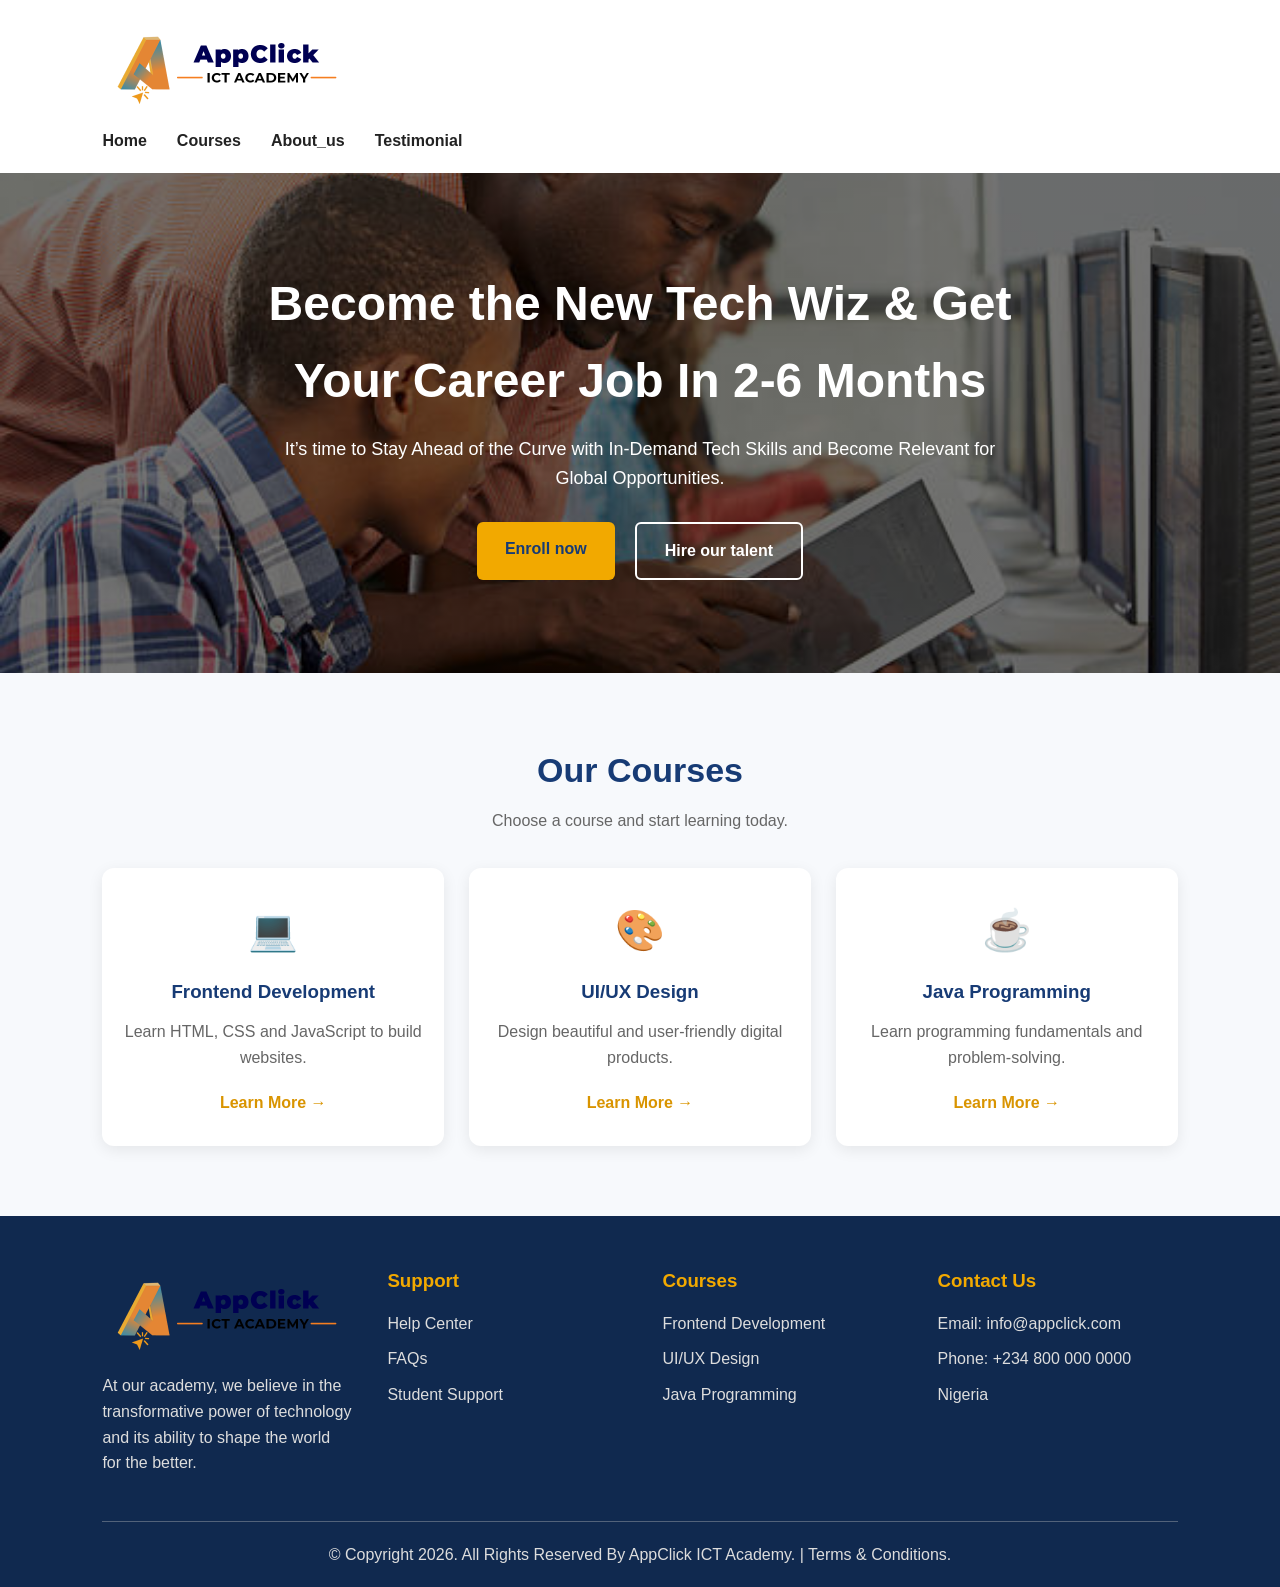
<file: pages/index.html>
<!DOCTYPE html>

<html lang="en">

<head>

    <meta charset="UTF-8">

    <meta name="viewport" content="width=device-width, initial-scale=1.0">

    <title>Appclick Academy</title>

    <link rel="stylesheet" href="../css/main.css">

</head>

<body>

     <header class="header">

       <div class="icon">
         <div class="logo"> 
               <img src="../image/appclick-academy-logo-best-tech-training-center-in-ibadan-lagos-nigeria.png" width="250" height="100"/>
           </div>

        <nav>
              <ul class="nav-items">
                <li><a href="index.html" class="active">Home</a></li>
                <li><a href="courses.html">Courses</a></li>
                <li><a href="about_us.html">About_us</a></li>
                <li><a href="testimonial.html">Testimonial</a></li>
            
              </ul>
          </nav>

    </header>

    

    <main id="home">

        <div class="hero-content">

            <h1>Become the New Tech Wiz & Get Your Career Job In 2-6 Months</h1>

            <p>It’s time to Stay Ahead of the Curve with In-Demand Tech Skills and Become Relevant for Global Opportunities.</p>

            <div class="hero-buttons">

                <a href="#Enroll now" class="btn primary-btn">

                    Enroll now

                </a>

                <a href="#Hire our talent" class="btn secondary-btn">

                    Hire our talent

                </a>

            </div>

        </div>

    </main>

    

    <section class="courses" id="courses">

        <h2>Our Courses</h2>

        <p class="course-intro">

            Choose a course and start learning today.

        </p>

        <div class="course-container">

            <div class="course-box">

                <div class="course-icon">💻</div>

                <h3>Frontend Development</h3>

                <p>Learn HTML, CSS and JavaScript to build websites.</p>

                <a href="#contact">Learn More →</a>

            </div>

            <div class="course-box">

                <div class="course-icon">🎨</div>

                <h3>UI/UX Design</h3>

                <p>Design beautiful and user-friendly digital products.</p>

                <a href="#contact">Learn More →</a>

            </div>

            <div class="course-box">

                <div class="course-icon">☕</div>

                <h3>Java Programming</h3>

                <p>Learn programming fundamentals and problem-solving.</p>

                <a href="#contact">Learn More →</a>

            </div>

        </div>

    </section>

    <footer>

        <div class="footer-container">

            <div class="footer-column">

             <div class="logo"> 
                   <img src="../image/appclick-academy-logo-best-tech-training-center-in-ibadan-lagos-nigeria.png" width="250" height="100"/>
             </div>

                <p>At our academy, we believe in the transformative power of technology and its ability to shape the world for the better.</p>

            </div>

            <div class="footer-column" id="support">

                <h3>Support</h3>

                <a href="#support">Help Center</a>

                <a href="#support">FAQs</a>

                <a href="#support">Student Support</a>

            </div>

            <div class="footer-column">

                <h3>Courses</h3>

                <a href="#courses">Frontend Development</a>

                <a href="#courses">UI/UX Design</a>

                <a href="#courses">Java Programming</a>

            </div>

            <div class="footer-column" id="contact">

                <h3>Contact Us</h3>

                <p>Email: info@appclick.com</p>

                <p>Phone: +234 800 000 0000</p>

                <p>Nigeria</p>

            </div>

        </div>

        <div class="footer-bottom">

            <p>&copy; Copyright 2026. All Rights Reserved By AppClick ICT Academy. | Terms & Conditions.</p>

        </div>

    </footer>

</body>

</html>
</file>
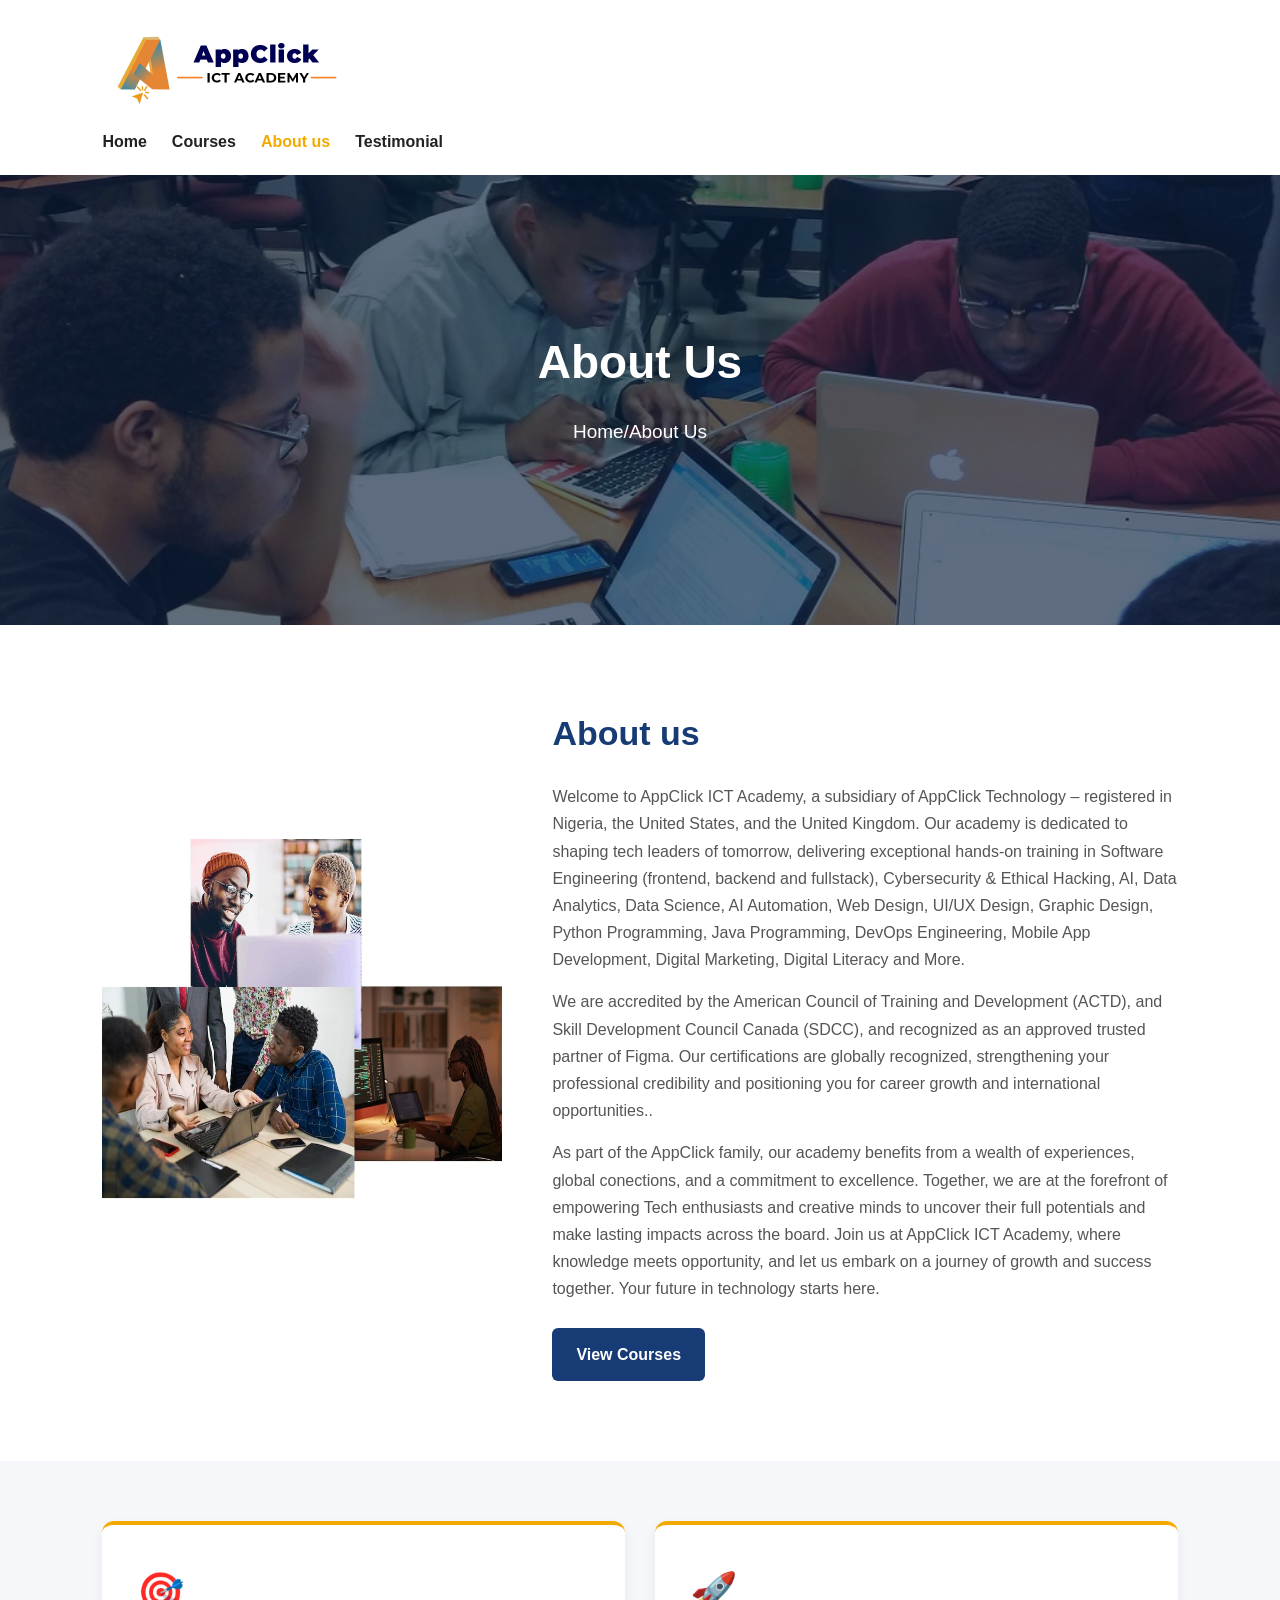
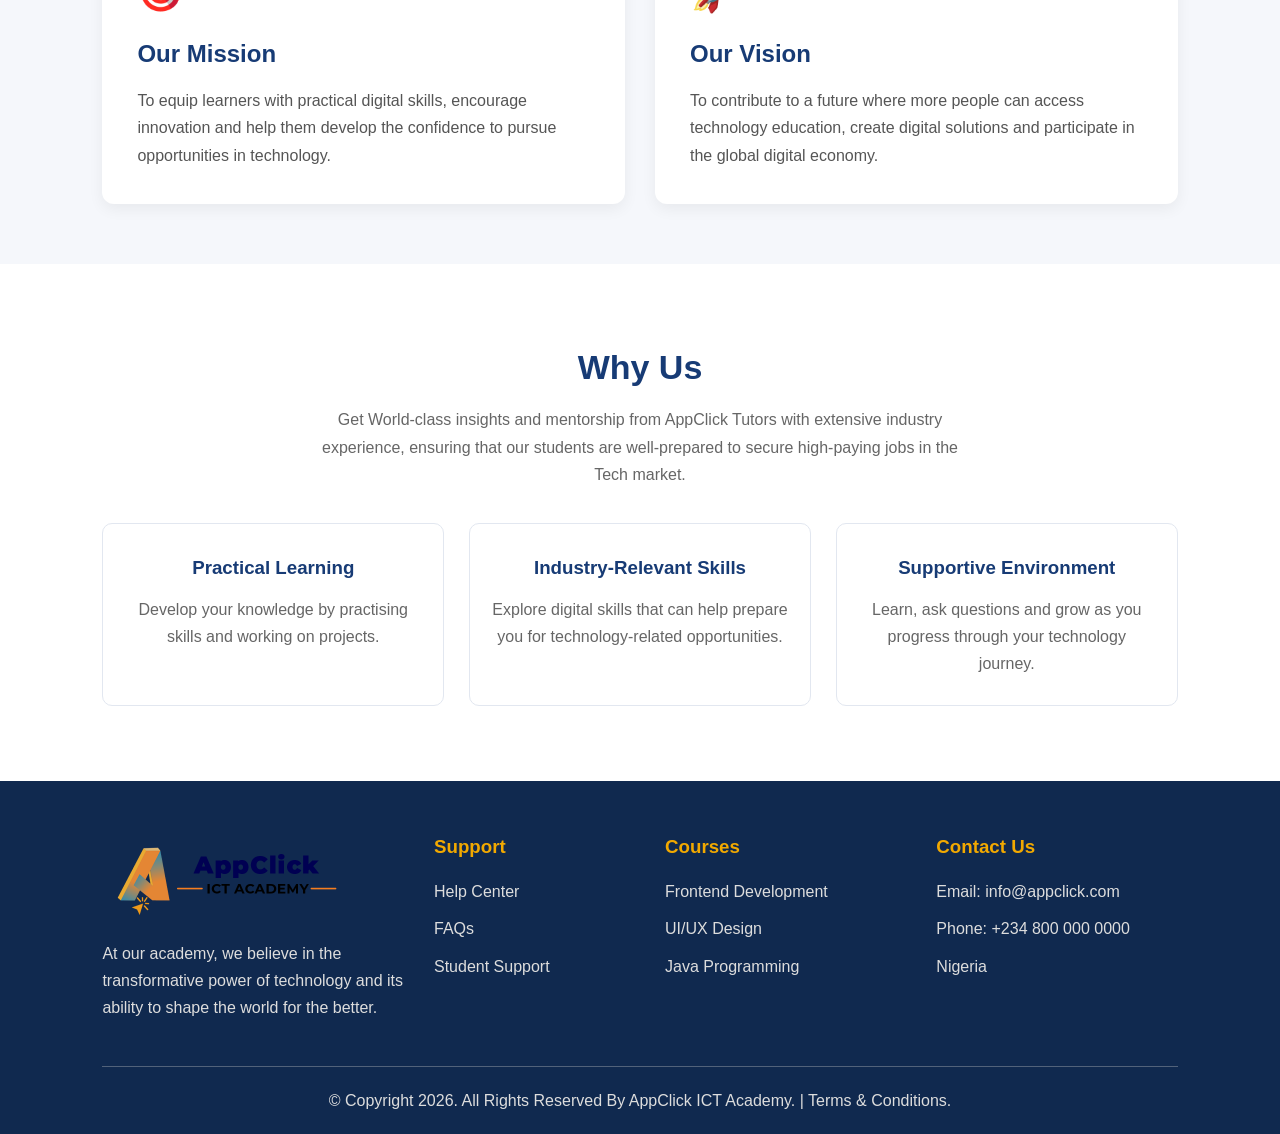
<file: pages/about_us.html>
<!DOCTYPE html>
<html lang="en">
<head>
    <meta charset="UTF-8">
    <meta name="viewport" content="width=device-width, initial-scale=1.0">
    <title>About Us | Appclick Academy</title>
    <link rel="stylesheet" href="../css/about_us.css">
</head>

<body>
    <header class="header">
       <div class="icon">
         <div class="logo"> 
               <img src="../image/appclick-academy-logo-best-tech-training-center-in-ibadan-lagos-nigeria.png" width="250" height="100"/>
           </div>
        <nav>
            <ul>
                <li><a href="index.html">Home</a></li>
                <li><a href="courses.html">Courses</a></li>
                <li><a href="about_us.html" class="active">About us</a></li>
                <li><a href="testimonial.html">Testimonial</a></li>
                

            </ul>

        </nav>

    </header>

    <main class="hero">

        <div class="hero-content">

            <h1>About Us</h1>

            <p>
                Home/About Us
            </p>

        </div>

    </main>

    <section class="about-section" id="about">
        <div class="about image">
            <img src="../image/appclick about image.jpg" alt="students studying" width="400" height="400">
        </div>
        <div class="about-content">

            <h2>About us</h2>

            <p>
                Welcome to AppClick ICT Academy, a subsidiary of AppClick Technology – 
                registered in Nigeria, the United States, and the United Kingdom. 
                Our academy is dedicated to shaping tech leaders of tomorrow,
                delivering exceptional hands-on training in Software Engineering
                (frontend, backend and fullstack), Cybersecurity & Ethical Hacking, AI,
                Data Analytics, Data Science, AI Automation, Web Design, UI/UX Design, 
                Graphic Design, Python Programming, Java Programming, DevOps Engineering,
                Mobile App Development, Digital Marketing, Digital Literacy and More.

            </p>

            <p>
                We are accredited by the American Council of Training and Development (ACTD), 
                and Skill Development Council Canada (SDCC), and recognized as an approved 
                trusted partner of Figma. Our certifications are globally recognized, 
                strengthening your professional credibility and positioning you for career 
                growth and international opportunities..
            </p>

            <p>
                As part of the AppClick family, our academy benefits from a wealth of 
                experiences, global conections, and a commitment to excellence. Together, 
                we are at the forefront of empowering Tech enthusiasts and creative minds 
                to uncover their full potentials and make lasting impacts across the board.
                Join us at AppClick ICT Academy, where knowledge meets opportunity, and let
                us embark on a journey of growth and success together. Your future in 
                technology starts here.
            </p>

            <a href="courses.html" class="about-btn">
               View Courses
            </a>

        </div>

    </section>

    <section class="mission-section">

        <div class="mission-box">

            <div class="mission-icon">🎯</div>

            <h2>Our Mission</h2>

            <p>

                To equip learners with practical digital skills,

                encourage innovation and help them develop the

                confidence to pursue opportunities in technology.

            </p>

        </div>

        <div class="mission-box">

            <div class="mission-icon">🚀</div>

            <h2>Our Vision</h2>

            <p>

                To contribute to a future where more people can

                access technology education, create digital

                solutions and participate in the global digital

                economy.

            </p>

        </div>

    </section>

    <section class="why-section">

        <h2>Why Us</h2>

        <p class="why-intro">
           Get World-class insights and mentorship from AppClick Tutors with extensive 
           industry experience, ensuring that our students are well-prepared to secure 
           high-paying jobs in the Tech market.

        </p>

        <div class="why-container">

            <div class="why-box">

                <h3>Practical Learning</h3>

                <p>

                    Develop your knowledge by practising skills

                    and working on projects.

                </p>

            </div>

            <div class="why-box">

                <h3>Industry-Relevant Skills</h3>

                <p>

                    Explore digital skills that can help prepare

                    you for technology-related opportunities.

                </p>

            </div>

            <div class="why-box">

                <h3>Supportive Environment</h3>

                <p>

                    Learn, ask questions and grow as you progress

                    through your technology journey.

                </p>

            </div>

        </div>

    </section>

    <footer>

        <div class="footer-container">

            <div class="footer-column">

             <div class="logo"> 
                   <img src="../image/appclick-academy-logo-best-tech-training-center-in-ibadan-lagos-nigeria.png" width="250" height="100"/>
             </div>

                <p>At our academy, we believe in the transformative power of technology and its ability to shape the world for the better.</p>

            </div>

            <div class="footer-column" id="support">

                <h3>Support</h3>

                <a href="#support">Help Center</a>

                <a href="#support">FAQs</a>

                <a href="#support">Student Support</a>

            </div>

            <div class="footer-column">

                <h3>Courses</h3>

                <a href="#courses">Frontend Development</a>

                <a href="#courses">UI/UX Design</a>

                <a href="#courses">Java Programming</a>

            </div>

            <div class="footer-column" id="contact">

                <h3>Contact Us</h3>

                <p>Email: info@appclick.com</p>

                <p>Phone: +234 800 000 0000</p>

                <p>Nigeria</p>

            </div>

        </div>

        <div class="footer-bottom">

            <p>&copy; Copyright 2026. All Rights Reserved By AppClick ICT Academy. | Terms & Conditions.</p>

        </div>

    </footer>

</body>

</html>
</file>
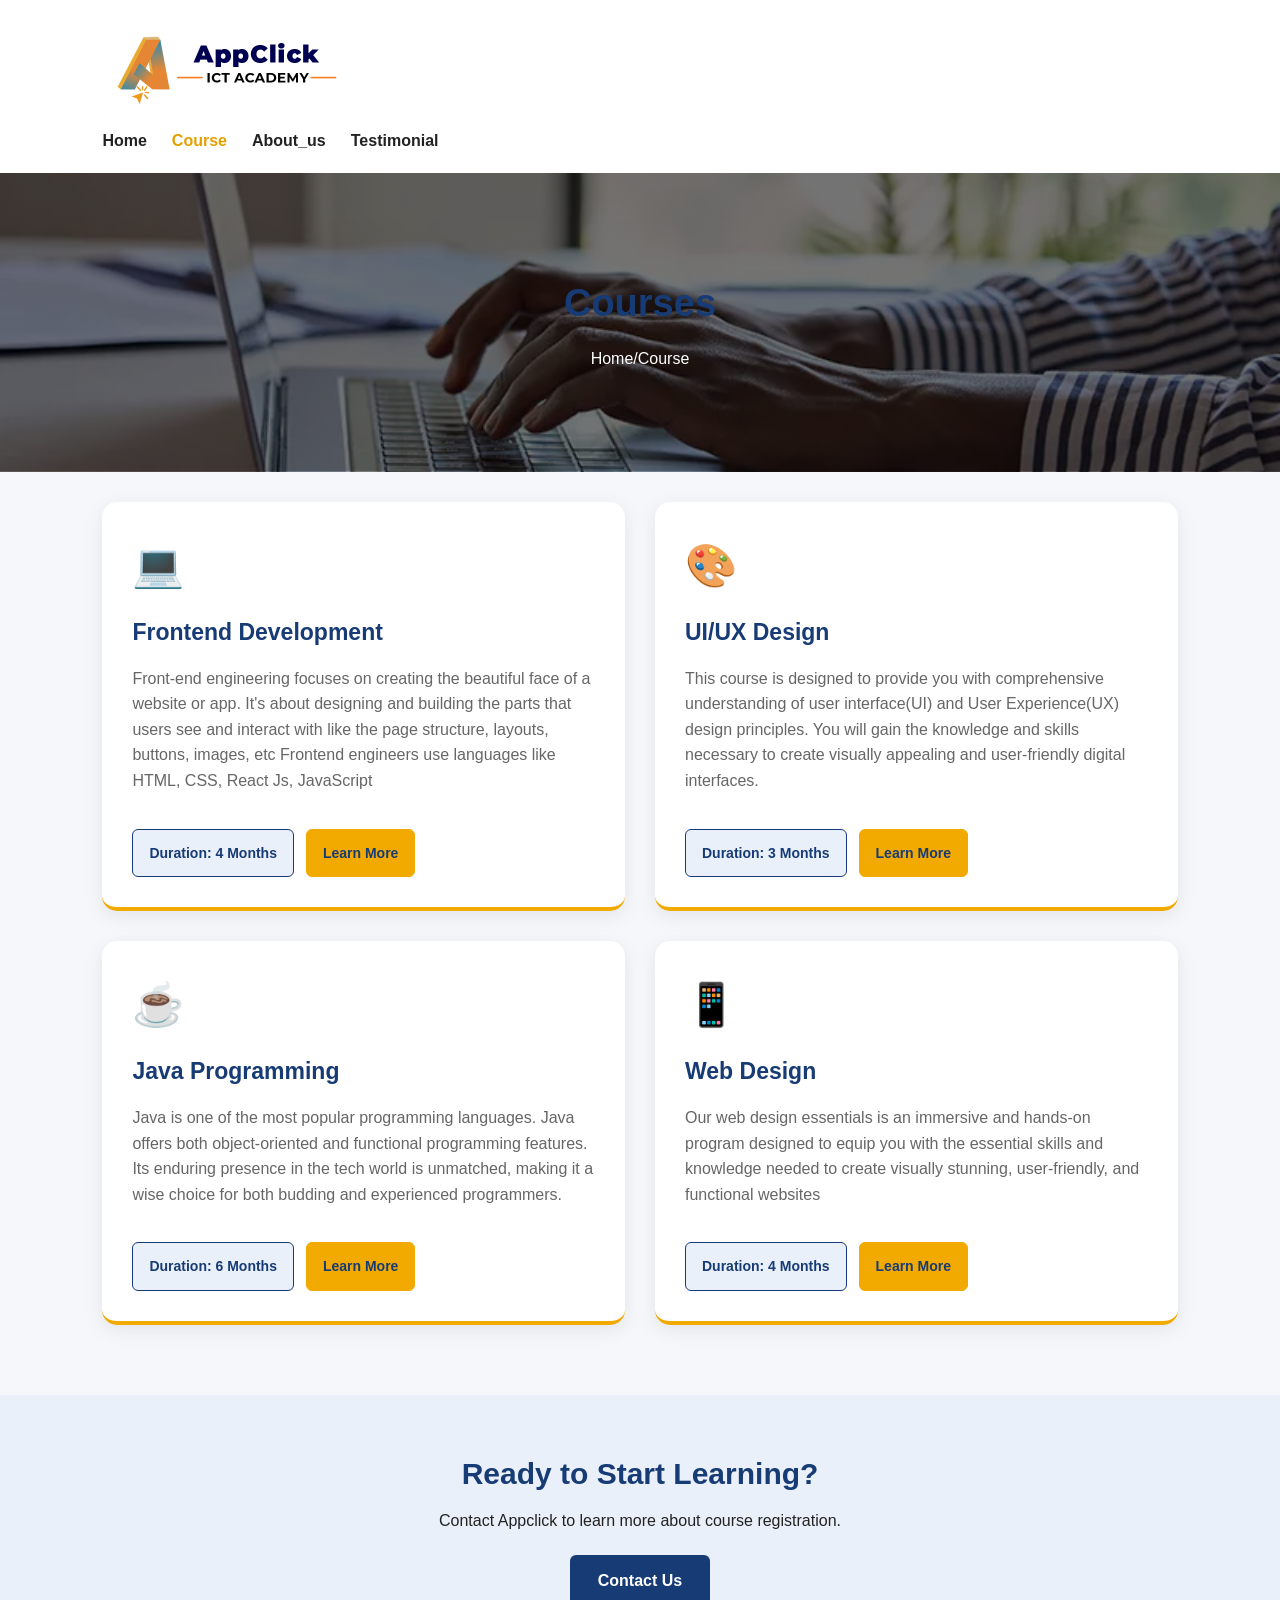
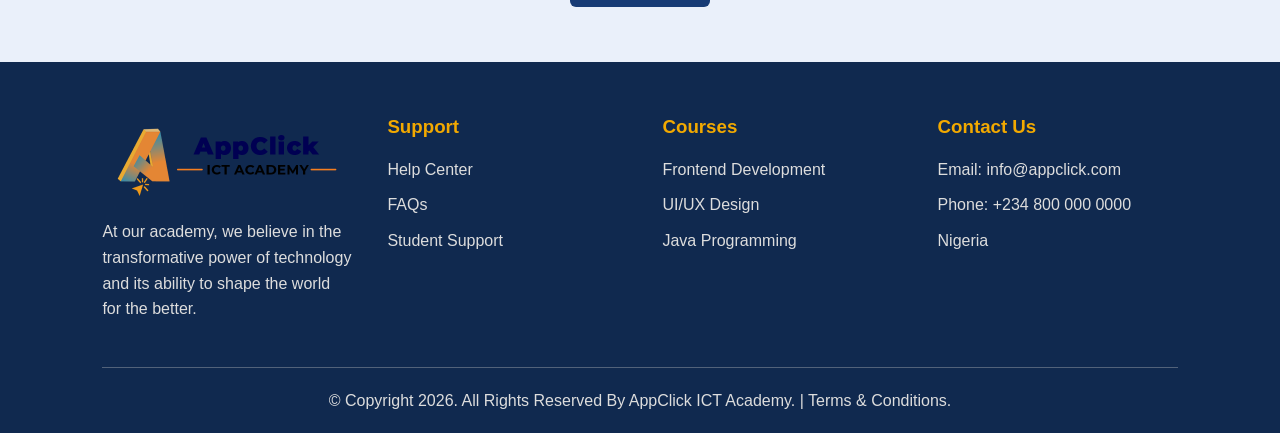
<file: pages/courses.html>
<!DOCTYPE html>
<html lang="en">
<head>
    <meta charset="UTF-8">
    <meta name="viewport" content="width=device-width, initial-scale=1.0">
    <title>Our Courses</title>
    <link rel="stylesheet" href="../css/courses.css">

</head>

<body>
    <header class="header">

        <div class="icon">
         <div class="logo"> 
               <img src="../image/appclick-academy-logo-best-tech-training-center-in-ibadan-lagos-nigeria.png" width="250" height="100"/>
           </div>

        <nav>

            <ul>

                <li><a href="index.html">Home</a></li>
                <li><a href="courses.html" class="active"> Course</a></li>
                <li><a href="about_us.html" >About_us</a></li>
                <li><a href="testimonial.html">Testimonial</a></li>

                

            </ul>

        </nav>

    </header>

    <section class="course-hero">

        <h1>Courses</h1>

        <p>

           Home/Course

        </p>

    </section>

    <main class="courses-container">

        <div class="course-box">

            <div class="course-icon">💻</div>

            <h2>Frontend Development</h2>

            <p>Front-end engineering focuses on creating the beautiful face of a website
               or app. It's about designing and building the parts that users see and 
               interact with like the page structure, layouts, buttons, images, etc 
               Frontend engineers use languages like HTML, CSS, React Js, JavaScript
           </p>

            <div class="course-buttons">

                <button class="duration-btn" type="button">

                    Duration: 4 Months

                </button>

                <a href="#contact" class="learn-btn">Learn More</a>

            </div>

        </div>

        <div class="course-box">

            <div class="course-icon">🎨</div>

            <h2>UI/UX Design</h2>

            <p>
                This course is designed to provide you with comprehensive understanding of user 
                interface(UI) and User Experience(UX) design principles. You will gain the knowledge and
                skills necessary to create visually appealing and user-friendly digital 
                interfaces. 
            </p>

            <div class="course-buttons">

                <button class="duration-btn" type="button">

                    Duration: 3 Months

                </button>

                <a href="#contact" class="learn-btn">Learn More</a>

            </div>

        </div>

        <div class="course-box">

            <div class="course-icon">☕</div>

            <h2>Java Programming</h2>

          <p>
             Java is one of the most popular programming languages. Java offers both object-oriented
             and functional programming features. Its enduring presence in the tech world is
             unmatched, making it a wise choice for both budding and experienced programmers. 
          </p>

            <div class="course-buttons">

                <button class="duration-btn" type="button">

                    Duration: 6 Months

                </button>

                <a href="#contact" class="learn-btn">Learn More</a>

            </div>

        </div>

        <div class="course-box">

            <div class="course-icon">📱</div>

            <h2>Web Design</h2>

            <p>
                Our web design essentials is an immersive and hands-on program designed
                to equip you with the essential skills and knowledge needed to create visually 
                stunning, user-friendly, and functional websites

            </p>

            <div class="course-buttons">

                <button class="duration-btn" type="button">

                    Duration: 4 Months

                </button>

                <a href="#contact" class="learn-btn">Learn More</a>

            </div>

        </div>

    </main>

    <section class="contact" id="contact">

        <h2>Ready to Start Learning?</h2>

        <p>Contact Appclick to learn more about course registration.</p>

        <a href="mailto:info@appclick.com" class="contact-btn">

            Contact Us

        </a>

    </section>

    <footer>

        <div class="footer-container">

            <div class="footer-column">

             <div class="logo"> 
                   <img src="../image/appclick-academy-logo-best-tech-training-center-in-ibadan-lagos-nigeria.png" width="250" height="100"/>
             </div>

                <p>At our academy, we believe in the transformative power of technology and its ability to shape the world for the better.</p>

            </div>

            <div class="footer-column" id="support">

                <h3>Support</h3>

                <a href="#support">Help Center</a>

                <a href="#support">FAQs</a>

                <a href="#support">Student Support</a>

            </div>

            <div class="footer-column">

                <h3>Courses</h3>

                <a href="#courses">Frontend Development</a>

                <a href="#courses">UI/UX Design</a>

                <a href="#courses">Java Programming</a>

            </div>

            <div class="footer-column" id="contact">

                <h3>Contact Us</h3>

                <p>Email: info@appclick.com</p>

                <p>Phone: +234 800 000 0000</p>

                <p>Nigeria</p>

            </div>

        </div>

        <div class="footer-bottom">

            <p>&copy; Copyright 2026. All Rights Reserved By AppClick ICT Academy. | Terms & Conditions.</p>

        </div>

    </footer>


</body>

</html>
</file>
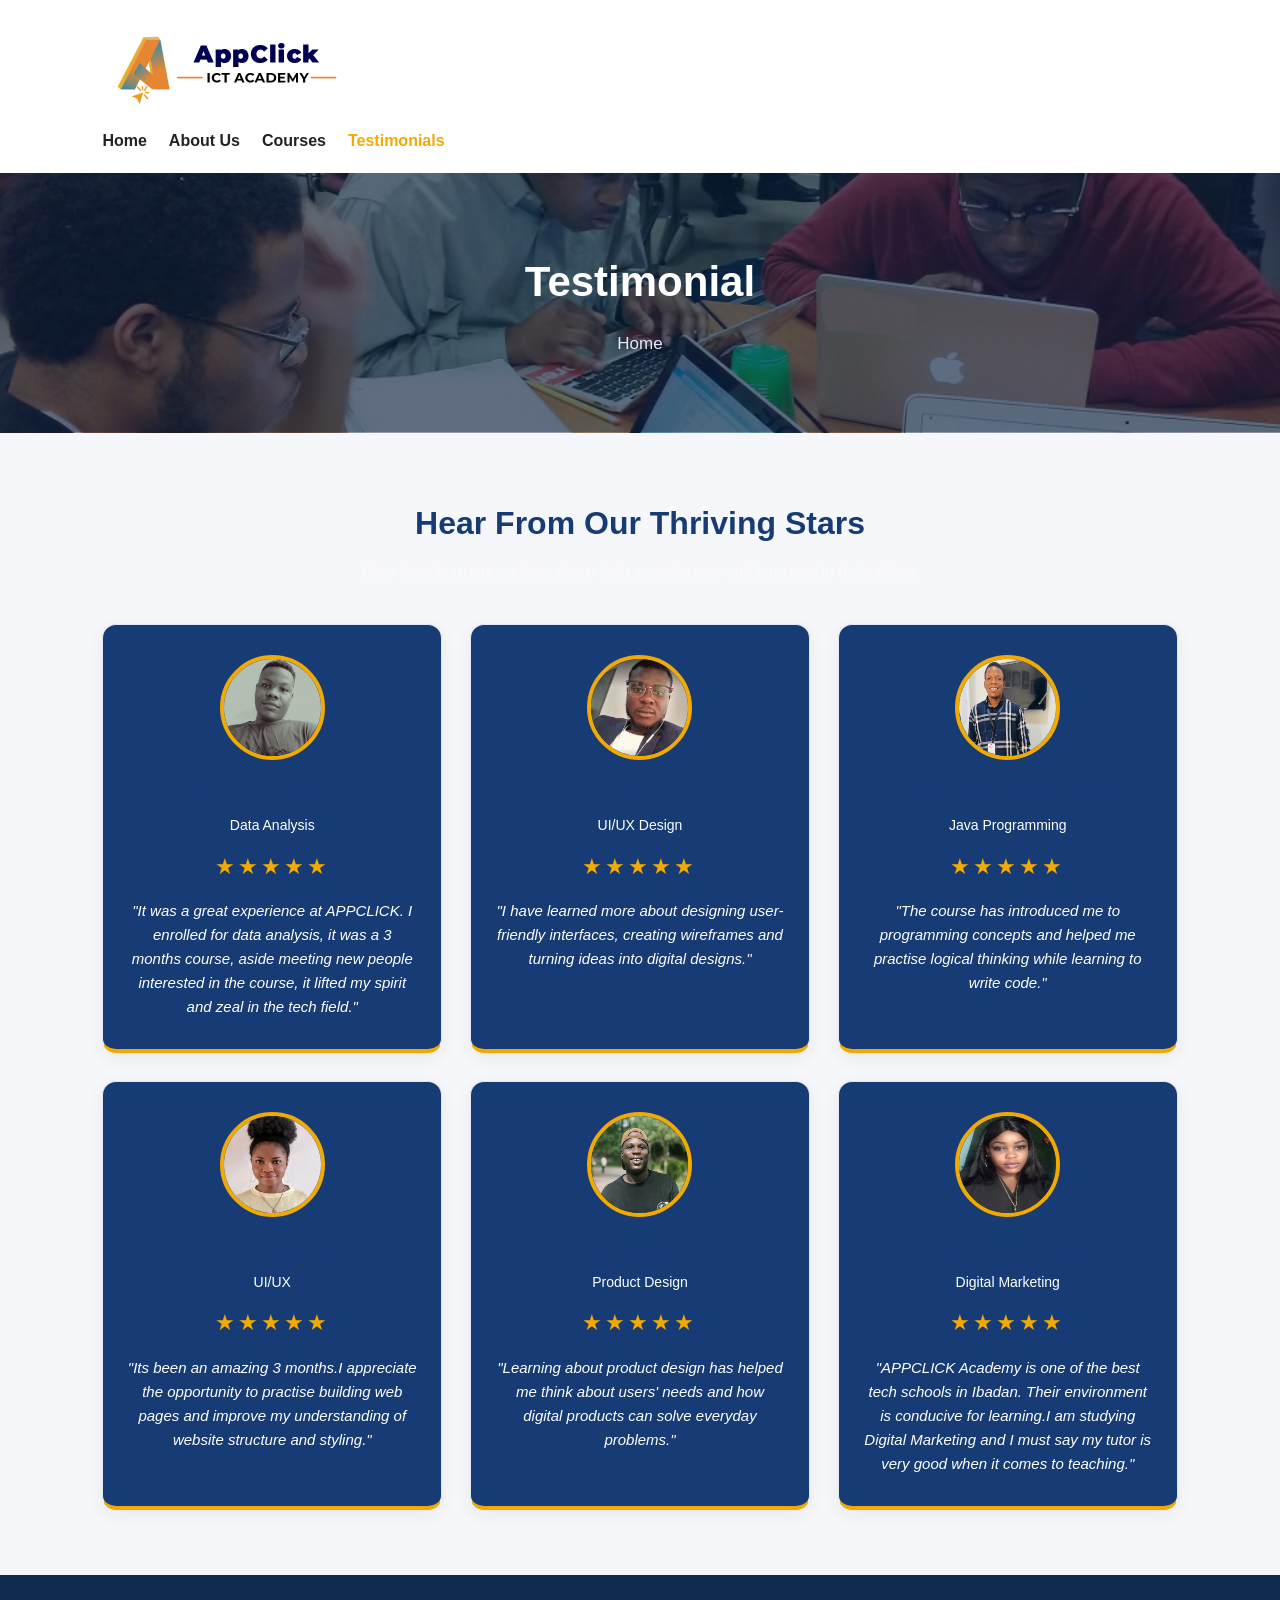
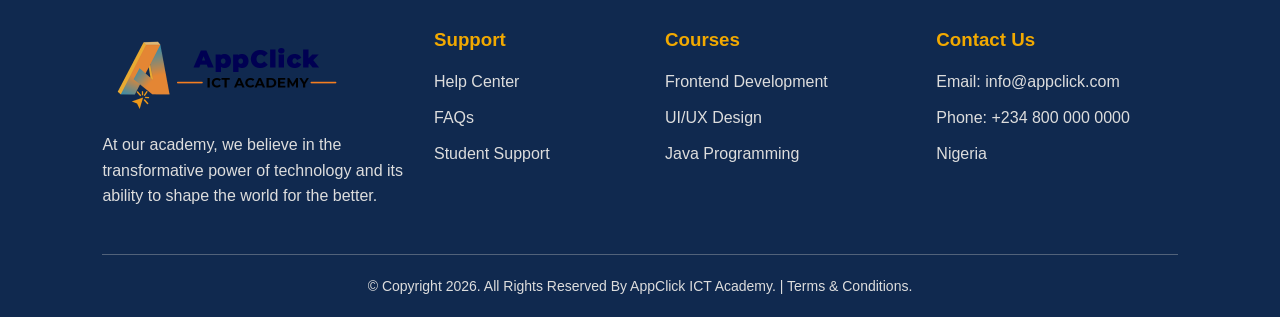
<file: pages/testimonial.html>
<!DOCTYPE html>
<html lang="en">
<head>
    <meta charset="UTF-8">
    <meta name="viewport" content="width=device-width, initial-scale=1.0">
    <title>Testimonials</title>
    <link rel="stylesheet" href="../css/testimonial.css">
</head>

<body>
    <header class="header">
        <div class="icon">
         <div class="logo"> 
               <img src="../image/appclick-academy-logo-best-tech-training-center-in-ibadan-lagos-nigeria.png" width="250" height="100"/>
           </div>

        <nav>
            <ul>
                <li><a href="index.html">Home</a></li>
                <li><a href="about_us.html">About Us</a></li>
                <li><a href="courses.html">Courses</a></li>
                <li><a href="testimonials.html" class="active">Testimonials</a></li>
                
            </ul>
        </nav>

    </header>

    <section class="testimonial-hero">

        <h1>Testimonial</h1>
        <p>Home</p>

    </section>

    <main class="testimonials-section">

        <div class="section-heading">
            <h2>Hear From Our Thriving Stars</h2>

            <p>
                Hear from learners as they share their experiences
                and journeys in technology.
            </p>
        </div>

        <div class="testimonial-container">
            <div class="testimonial-box">

                <img src="../image/Deborah Daniel.jpg"
                     alt="Student testimonial"
                     class="student-image">

                <h3>Deborah Daniel</h3>

                <p class="course-name">Data Analysis</p>

                <div class="stars">★★★★★</div>

                <p class="testimonial-text">
                    "It was a great experience at APPCLICK. I enrolled for data analysis,
                    it was a 3 months course, aside meeting new people interested in the
                    course, it lifted my spirit and zeal in the tech field."
                </p>

            </div>

            <div class="testimonial-box">

                <img src="../image/Charles Olowe.png"
                     alt="Student testimonial"
                     class="student-image">

                <h3>Charles Olowe</h3>

                <p class="course-name">UI/UX Design</p>

                <div class="stars">★★★★★</div>

                <p class="testimonial-text">
                    "I have learned more about designing user-friendly
                    interfaces, creating wireframes and turning
                    ideas into digital designs."
                </p>

            </div>
            <div class="testimonial-box">

                <img src="../image/Oluwasegun Favour Eyitayo.png"
                     alt="Student testimonial"
                     class="student-image">

                <h3>Oluwasegun Favour Eyitayo</h3>

                <p class="course-name">Java Programming</p>

                <div class="stars">★★★★★</div>

                <p class="testimonial-text">
                    "The course has introduced me to programming
                    concepts and helped me practise logical thinking
                    while learning to write code."
                </p>

            </div>

            <div class="testimonial-box">

                <img src="../image/Janet Olayanju.jpeg"
                     alt="Student testimonial"
                     class="student-image">

                <h3>Janet Olayanju 4</h3>

                <p class="course-name">UI/UX</p>

                <div class="stars">★★★★★</div>

                <p class="testimonial-text">
                    "Its been an amazing 3 months.I appreciate the opportunity 
                    to practise building web pages and improve my understanding
                    of website structure and styling."
                </p>

            </div>
            <div class="testimonial-box">

                <img src="../image/Ojo Ayodeji.jpeg"
                     alt="Student testimonial"
                     class="student-image">

                <h3>Ojo Ayodeji 5</h3>

                <p class="course-name">Product Design</p>

                <div class="stars">★★★★★</div>

                <p class="testimonial-text">
                    "Learning about product design has helped me
                    think about users' needs and how digital products
                    can solve everyday problems."
                </p>

            </div>

            <div class="testimonial-box">

                <img src="../image/Ogboye Olabisi.jpeg"
                     alt="Student testimonial"
                     class="student-image">

                <h3>Ogboye Olabisi</h3>

                <p class="course-name">Digital Marketing</p>

                <div class="stars">★★★★★</div>

                <p class="testimonial-text">
                   "APPCLICK Academy is one of the best tech schools in Ibadan.
                    Their environment is conducive for learning.I am studying 
                    Digital Marketing and I must say my tutor is very good when it
                    comes to teaching."
                </p>

            </div>

        </div>

    </main>

    <footer>

        <div class="footer-container">

            <div class="footer-column">

             <div class="logo"> 
                   <img src="../image/appclick-academy-logo-best-tech-training-center-in-ibadan-lagos-nigeria.png" width="250" height="100"/>
             </div>

                <p>At our academy, we believe in the transformative power of technology and its ability to shape the world for the better.</p>

            </div>

            <div class="footer-column" id="support">

                <h3>Support</h3>

                <a href="#support">Help Center</a>

                <a href="#support">FAQs</a>

                <a href="#support">Student Support</a>

            </div>

            <div class="footer-column">

                <h3>Courses</h3>

                <a href="#courses">Frontend Development</a>

                <a href="#courses">UI/UX Design</a>

                <a href="#courses">Java Programming</a>

            </div>

            <div class="footer-column" id="contact">

                <h3>Contact Us</h3>

                <p>Email: info@appclick.com</p>

                <p>Phone: +234 800 000 0000</p>

                <p>Nigeria</p>

            </div>

        </div>

        <div class="footer-bottom">

            <p>&copy; Copyright 2026. All Rights Reserved By AppClick ICT Academy. | Terms & Conditions.</p>

        </div>

    </footer>

</body>
</html>
</file>
<file: css/main.css>
* {
margin: 0;
padding: 0;
box-sizing: border-box;
}

html {
scroll-behavior: smooth;
}
body {
font-family: Arial, sans-serif;
color: #222;
line-height: 1.6;
}

.header {
display: flex;
justify-content: space-between;
align-items: center;
padding: 20px 8%;
background-color: white;
}


nav ul {
display: flex;
list-style: none;
gap: 30px;
}

nav ul li a {
text-decoration: none;
color: #222;
font-weight: bold;
}

nav ul li a:hover {
color: #F2A900;
}

main {
min-height: 500px;
display: flex;
align-items: center;
justify-content: center;
text-align: center;
padding: 60px 20px;

background-image:
linear-gradient(
rgba(0, 0, 0, 0.55),
rgba(0, 0, 0, 0.55)
),
url("../image/appclick\ background\ image.jpg");

background-size: cover;
background-position: center;
background-repeat: no-repeat;
}

.hero-content {
max-width: 750px;
color: white;
}

.hero-content h1 {
font-size: 48px;
margin-bottom: 15px;
}

.hero-content p {
font-size: 18px;
margin-bottom: 30px;
}

.hero-buttons {
display: flex;
justify-content: center;
gap: 20px;
flex-wrap: wrap;
}

.btn {
display: inline-block;
padding: 14px 28px;
border-radius: 6px;
text-decoration: none;
font-weight: bold;
transition: 0.3s;
}

.primary-btn {
background-color: #F2A900;
color: #173B75;
}

.secondary-btn {
border: 2px solid white;
color: white;
}

.primary-btn:hover {
background-color: #ffffff;
}

.secondary-btn:hover {
background-color: white;
color: #173B75;
}

.courses {
padding: 70px 8%;
text-align: center;
background-color: #f7f9fc;
}

.courses h2 {
font-size: 34px;
color: #173B75;
}

.course-intro {
margin: 10px 0 35px;
color: #666;
}

.course-container {
display: flex;
justify-content: center;
gap: 25px;
flex-wrap: wrap;
}

.course-box {
background-color: white;
padding: 30px 22px;
border-radius: 12px;
box-shadow: 0 4px 15px rgba(0, 0, 0, 0.08);
flex: 1 1 250px;
max-width: 350px;
transition: transform 0.3s;
}

.course-box:hover {
transform: translateY(-8px);
}

.course-icon {
font-size: 40px;
margin-bottom: 15px;
}

.course-box h3 {
color: #173B75;
margin-bottom: 12px;
}

.course-box p {
color: #666;
margin-bottom: 20px;
}

.course-box a {
color: #D99400;
font-weight: bold;
text-decoration: none;
}

footer {
background-color: #10294F;
color: white;
padding: 50px 8% 20px;
}

.footer-container {
display: flex;
justify-content: space-between;
gap: 35px;
flex-wrap: wrap;
}

.footer-column {
flex: 1 1 180px;
}

.footer-logo {
color: white;
display: inline-block;
margin-bottom: 12px;
}

.footer-column h3 {
margin-bottom: 15px;
color: #F2A900;
}

.footer-column p {
margin-bottom: 10px;
color: #ddd;
}

.footer-column a:not(.logo) {
display: block;
color: #ddd;
text-decoration: none;
margin-bottom: 10px;
}

.footer-column a:hover {
color: #F2A900;
}

.footer-bottom {
text-align: center;
border-top: 1px solid #52627a;
margin-top: 35px;
padding-top: 20px;
color: #ddd;
}
</file>
<file: css/about_us.css>
* {
    margin: 0;
    padding: 0;
    box-sizing: border-box;
}

html {
    scroll-behavior: smooth;
}

body {
    font-family: Arial, sans-serif;
    line-height: 1.7;
    color: #222;
    background-color: #ffffff;
}

.header {
    display: flex;
    justify-content: space-between;
    align-items: center;
    padding: 20px 8%;
    background-color: white;
    box-shadow: 0 2px 10px rgba(0, 0, 0, 0.08);
}

nav ul {
    display: flex;
    gap: 25px;
    list-style: none;
}

nav a {
    text-decoration: none;
    color: #222;
    font-weight: bold;
}

nav a:hover,
nav a.active {
    color: #f2a900;
}

.hero {
    min-height: 450px;
    display: flex;
    justify-content: center;
    align-items: center;
    text-align: center;
    padding: 60px 20px;

    background-image:
        linear-gradient(
            rgba(9, 30, 62, 0.65),
            rgba(9, 30, 62, 0.65)
        ),
        url("../image/appclick-academy-about.jpg");

    background-size: cover;
    background-position: center;
    background-repeat: no-repeat;
}

.hero-content {
    max-width: 800px;
    color: white;
}

.hero-content h1 {
    font-size: 46px;
    margin-bottom: 15px;
}

.hero-content p {
    font-size: 19px;
    margin-bottom: 30px;
}

.hero-btn {
    display: inline-block;
    background-color: #f2a900;
    color: #173b75;
    padding: 13px 28px;
    border-radius: 6px;
    text-decoration: none;
    font-weight: bold;
    transition: 0.3s;
}

.hero-btn:hover {
    background-color: white;
}

.about-section {
    display: flex;
    align-items: center;
    gap: 50px;
    padding: 80px 8%;
}

.about-image {
    flex: 1;
    min-width: 0;
}

.about-image img {
    width: 100%;
    min-height: 320px;
    max-height: 420px;
    object-fit: cover;
    border-radius: 15px;
    display: block;
}

.about-content {
    flex: 1;
}

.about-content h2 {
    font-size: 34px;
    color: #173b75;
    margin-bottom: 20px;
}

.about-content p {
    color: #555;
    margin-bottom: 15px;
}

.about-btn {
    display: inline-block;
    margin-top: 10px;
    padding: 13px 24px;
    background-color: #173b75;
    color: white;
    text-decoration: none;
    border-radius: 6px;
    font-weight: bold;
}

.about-btn:hover {
    background-color: #f2a900;
    color: #173b75;
}

.mission-section {
    display: grid;
    grid-template-columns: repeat(2, minmax(0, 1fr));
    gap: 30px;
    padding: 60px 8%;
    background-color: #f5f7fb;
}

.mission-box {
    background-color: white;
    padding: 35px;
    border-radius: 12px;
    border-top: 4px solid #f2a900;
    box-shadow: 0 5px 15px rgba(0, 0, 0, 0.06);
}

.mission-icon {
    font-size: 38px;
    margin-bottom: 10px;
}

.mission-box h2 {
    color: #173b75;
    margin-bottom: 12px;
}

.mission-box p {
    color: #555;
}

.why-section {
    text-align: center;
    padding: 75px 8%;
}

.why-section > h2 {
    font-size: 34px;
    color: #173b75;
    margin-bottom: 10px;
}

.why-intro {
    color: #666;
    max-width: 650px;
    margin: 0 auto 35px;
}

.why-container {
    display: grid;
    grid-template-columns: repeat(3, minmax(0, 1fr));
    gap: 25px;
}

.why-box {
    padding: 28px 22px;
    border: 1px solid #e2e7f0;
    border-radius: 10px;
    background-color: white;
}

.why-box h3 {
    color: #173b75;
    margin-bottom: 12px;
}

.why-box p {
    color: #666;
}

footer {
    background-color: #10294f;
    color: white;
    padding: 50px 8% 20px;
}

.footer-container {
    display: grid;
    grid-template-columns: 1.5fr 1fr 1.2fr 1.2fr;
    gap: 30px;
}

.footer-logo {
    display: inline-block;
    color: white;
    margin-bottom: 12px;
}

.footer-column h3 {
    color: #f2a900;
    margin-bottom: 15px;
}

.footer-column p {
    color: #ddd;
    margin-bottom: 10px;
    overflow-wrap: anywhere;
}

.footer-column a:not(.logo) {
    display: block;
    color: #ddd;
    text-decoration: none;
    margin-bottom: 10px;
}

.footer-column a:hover {
    color: #f2a900;
}

.footer-bottom {
    text-align: center;
    border-top: 1px solid #52627a;
    padding-top: 20px;
    margin-top: 35px;
    color: #ddd;
}
</file>
<file: css/courses.css>
* {
margin: 0;
padding: 0;
box-sizing: border-box;
}

body {
font-family: Arial, sans-serif;
background-color: #f5f7fb;
color: #222;
line-height: 1.6;
}

.header {
display: flex;
justify-content: space-between;
align-items: center;
padding: 20px 8%;
background-color: white;
box-shadow: 0 2px 8px rgba(0, 0, 0, 0.08);
}

.course-hero{
    background-image: linear-gradient(
rgba(0, 0, 0, 0.55),
rgba(0, 0, 0, 0.55)
),
url(../image/image.png);
background-size: cover;
background-position: center;
background-repeat: no-repeat;

}

nav ul {
display: flex;
list-style: none;
gap: 25px;
}

nav ul a {
text-decoration: none;
color: #222;
font-weight: bold;
}

nav ul a:hover,
nav ul a.active {
color: #e5a000;
}

.course-hero {
text-align: center;
padding: 100px;
}

.course-hero h1 {
font-size: 38px;
color: #173b75;
margin-bottom: 12px;
}

.course-hero p {
max-width: 650px;
margin: auto;
color: #ffffff;
}

.courses-container {
display: grid;
grid-template-columns: repeat(2, minmax(0, 1fr));
gap: 30px;
padding: 30px 8% 70px;
max-width: 1300px;
margin: auto;
}

.course-box {
background-color: white;
padding: 30px;
border-radius: 15px;
box-shadow: 0 5px 20px rgba(0, 0, 0, 0.08);
border-bottom: 4px solid #f2a900;
display: flex;
flex-direction: column;
align-items: flex-start;
transition: transform 0.3s, box-shadow 0.3s;
}

.course-box:hover {
transform: translateY(-6px);
box-shadow: 0 10px 25px rgba(0, 0, 0, 0.12);
}

.course-icon {
font-size: 42px;
margin-bottom: 15px;
}

.course-box h2 {
font-size: 23px;
color: #173b75;
margin-bottom: 15px;
}

.course-box p {
color: #666;
margin-bottom: 25px;
}

.course-buttons {
display: flex;
gap: 12px;
flex-wrap: wrap;
margin-top: auto;
padding-top: 10px;
}

.duration-btn,
.learn-btn {
padding: 12px 16px;
border-radius: 6px;
font-size: 14px;
font-weight: bold;
text-align: center;
}

.duration-btn {
background-color: #eaf0fa;
color: #173b75;
border: 1px solid #173b75;
cursor: default;
}

.learn-btn {
background-color: #f2a900;
color: #173b75;
text-decoration: none;
border: 1px solid #f2a900;
cursor: pointer;
transition: 0.3s;
}

.learn-btn:hover {
background-color: #173b75;
color: white;
border-color: #173b75;
}

.contact {
text-align: center;
padding: 55px 20px;
background-color: #eaf0fa;
}

.contact h2 {
color: #173b75;
font-size: 30px;
margin-bottom: 10px;
}

.contact p {
margin-bottom: 22px;
}

.contact-btn {
display: inline-block;
background-color: #173b75;
color: white;
padding: 13px 28px;
border-radius: 6px;
text-decoration: none;
font-weight: bold;
}

.contact-btn:hover {
background-color: #f2a900;
color: #173b75;
}

footer {
background-color: #10294F;
color: white;
padding: 50px 8% 20px;
}

.footer-container {
display: flex;
justify-content: space-between;
gap: 35px;
flex-wrap: wrap;
}

.footer-column {
flex: 1 1 180px;
}

.footer-logo {
color: white;
display: inline-block;
margin-bottom: 12px;
}

.footer-column h3 {
margin-bottom: 15px;
color: #F2A900;
}

.footer-column p {
margin-bottom: 10px;
color: #ddd;
}

.footer-column a:not(.logo) {
display: block;
color: #ddd;
text-decoration: none;
margin-bottom: 10px;
}

.footer-column a:hover {
color: #F2A900;
}

.footer-bottom {
text-align: center;
border-top: 1px solid #52627a;
margin-top: 35px;
padding-top: 20px;
color: #ddd;
}
</file>
<file: css/testimonial.css>
* {
    margin: 0;
    padding: 0;
    box-sizing: border-box;
}

html {
    scroll-behavior: smooth;
}

body {
    font-family: Arial, sans-serif;
    line-height: 1.6;
    color: #222;
    background-color: #f5f7fb;
}
.header {
    display: flex;
    justify-content: space-between;
    align-items: center;
    padding: 20px 8%;
    background-color: white;
    box-shadow: 0 2px 10px rgba(0, 0, 0, 0.08);
}

nav ul {
    display: flex;
    align-items: center;
    gap: 22px;
    list-style: none;
}

nav a {
    text-decoration: none;
    color: #222;
    font-weight: bold;
}

nav a:hover,
nav a.active {
    color: #f2a900;
}

.testimonial-hero {
    background-image:
        linear-gradient(
            rgba(9, 30, 62, 0.65),
            rgba(9, 30, 62, 0.65)
        ),
        url("../image/appclick-academy-about.jpg");

    background-size: cover;
    background-position: center;
    background-repeat: no-repeat;

    text-align: center;
    padding: 75px 20px;
    color: white;
}

.testimonial-hero h1 {
    font-size: 42px;
    margin-bottom: 15px;
}

.testimonial-hero p {
    max-width: 650px;
    margin: auto;
    font-size: 17px;
    color: #e5ecf7;
}

.testimonials-section {
    padding: 65px 8%;
}

.section-heading {
    text-align: center;
    margin-bottom: 40px;
}

.section-heading h2 {
    color: #173b75;
    font-size: 32px;
    margin-bottom: 10px;
}

.section-heading p {
    color: #fcf9f9;
}


.testimonial-container {
    display: grid;
    grid-template-columns: repeat(3, minmax(0, 1fr));
    gap: 28px;
    max-width: 1300px;
    margin: auto;

}

.testimonial-box {
    background-color:#173b75;
    padding: 30px 24px;
    border-radius: 14px;
    text-align: center;
    border: 1px solid #e3e8f1;
    border-bottom: 4px solid #f2a900;
    box-shadow: 0 5px 18px rgba(0, 0, 0, 0.06);

    display: flex;
    flex-direction: column;
    align-items: center;

    transition: transform 0.3s, box-shadow 0.3s;
}

.testimonial-box:hover {
    transform: translateY(-7px);
    box-shadow: 0 12px 25px rgba(0, 0, 0, 0.12);
}

.student-image {
    width: 105px;
    height: 105px;
    object-fit: cover;
    border-radius: 50%;
    border: 4px solid #f2a900;
    margin-bottom: 18px;
    background-color: #eaf0fa;
}

.testimonial-box h3 {
    color: #173b75;
    font-size: 20px;
    margin-bottom: 4px;
}

.course-name {
    color: #FFFFFF;
    font-size: 14px;
    margin-bottom: 12px;
}

.stars {
    color: #f2a900;
    font-size: 22px;
    letter-spacing: 3px;
    margin-bottom: 15px;
}

.testimonial-text {
    color: #FFFFFF;
    font-size: 15px;
    font-style: italic;
}

footer {
    background-color: #10294f;
    color: white;
    padding: 50px 8% 20px;
}

.footer-container {
    display: grid;
    grid-template-columns: 1.5fr 1fr 1.2fr 1.2fr;
    gap: 30px;
}

.footer-logo {
    display: inline-block;
    color: white;
    margin-bottom: 12px;
}

.footer-column h3 {
    color: #f2a900;
    margin-bottom: 15px;
}

.footer-column p {
    color: #ddd;
    margin-bottom: 10px;
    overflow-wrap: anywhere;
}

.footer-column a:not(.logo) {
    display: block;
    color: #ddd;
    text-decoration: none;
    margin-bottom: 10px;
}

.footer-column a:hover {
    color: #f2a900;
}

.footer-bottom {
    border-top: 1px solid #52627a;
    text-align: center;
    margin-top: 35px;
    padding-top: 20px;
    color: #ddd;
    font-size: 14px;
}
</file>
